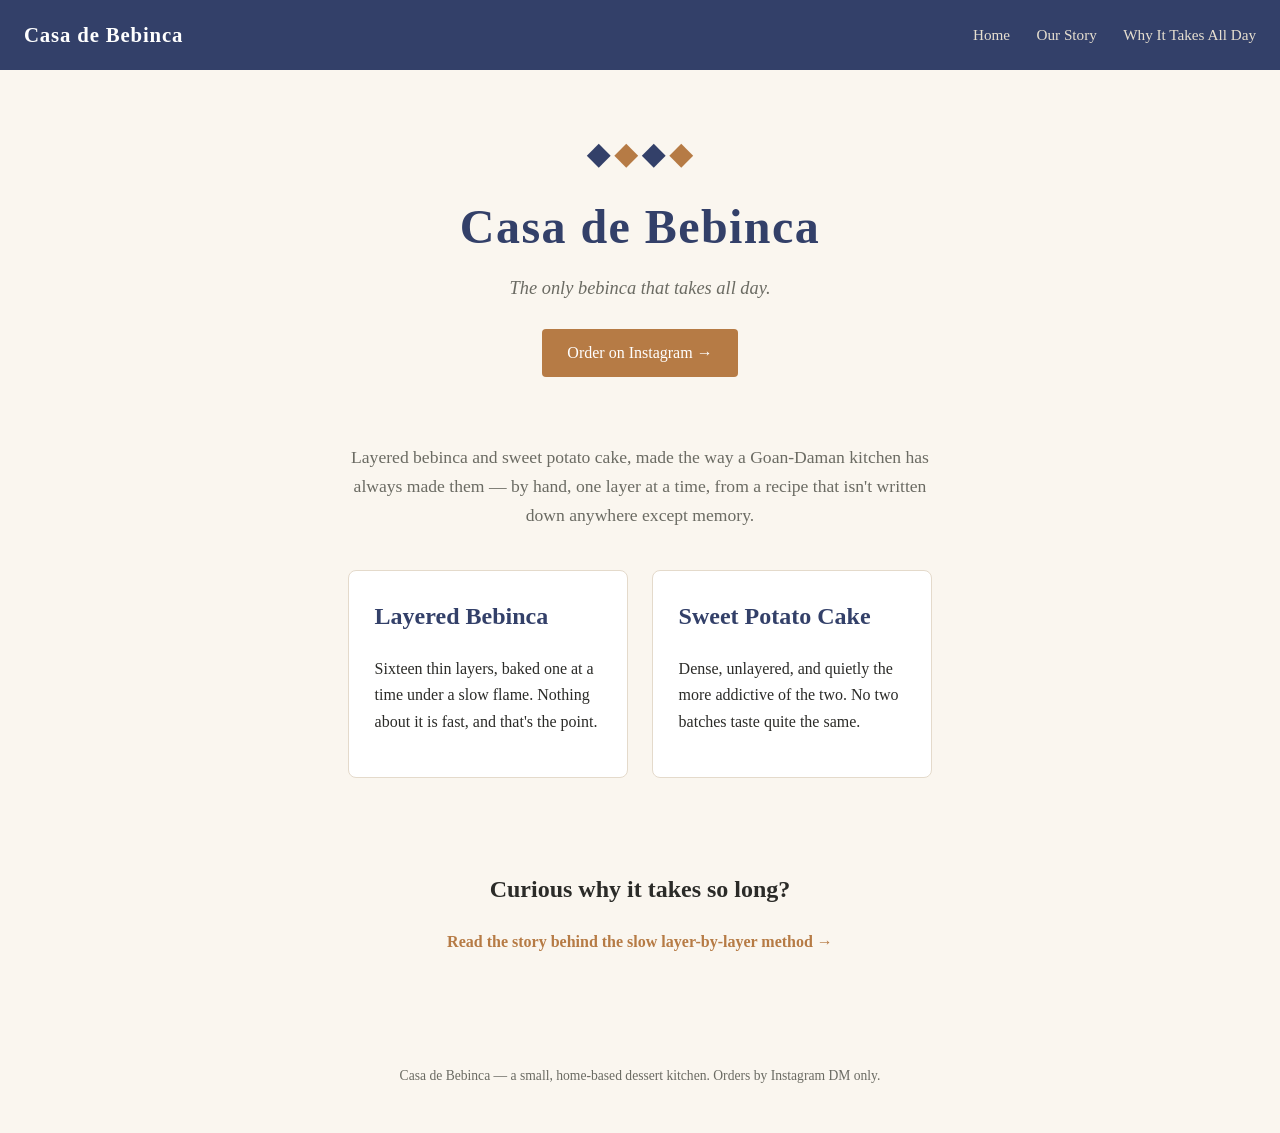
<file: index.html>
<!DOCTYPE html>
<html lang="en">
<meta name="google-site-verification" content="UW4qYhMnpBABL3EJ-x1FW018o53pEYOcQPp5Kg9c2g8" />
<head> 
<meta charset="UTF-8">
<meta name="viewport" content="width=device-width, initial-scale=1.0">

<!--
  ============================================================
  LESSON 1: THE TITLE TAG
  This is the blue clickable link Google shows in search results.
  It's the single most important on-page SEO element on the page.
  Rule of thumb: put the most important words first, keep it under
  ~60 characters, and make every page's title different.
  Learn more: https://developers.google.com/search/docs/fundamentals/seo-starter-guide
  ============================================================
-->
<title>Casa de Bebinca — Traditional Goan Desserts, Made Slow</title>

<!--
  ============================================================
  LESSON 2: THE META DESCRIPTION
  This is the grey summary text under the title in search results.
  It does NOT directly affect ranking — but it affects whether
  someone actually clicks your result over the one above or below
  it. Write it like a tiny advert aimed at a real person, not a
  keyword list.
  ============================================================
-->
<meta name="description" content="Casa de Bebinca makes traditional layered bebinca and sweet potato cake by hand, the slow way — a Goan-Daman family recipe, one order at a time. DM us on Instagram to order.">

<!-- Canonical tag: tells Google this is the "real" version of this exact page,
     which matters once a site has similar URLs (with/without www, ?params, etc.) -->
<link rel="canonical" href="https://YOUR-USERNAME.github.io/casa-de-bebinca/index.html">

<link rel="icon" href="data:image/svg+xml,<svg xmlns=%22http://www.w3.org/2000/svg%22 viewBox=%220 0 100 100%22><text y=%22.9em%22 font-size=%2290%22>🍮</text></svg>">
<link rel="stylesheet" href="style.css">

<!--
  ============================================================
  LESSON 3: SCHEMA MARKUP (structured data)
  This is a block of code Google reads but humans never see. It
  tells Google exactly what kind of business this is, in a format
  it can slot straight into rich search results (like the little
  info box you see for local businesses). This is the technical
  version of the "Google Business Profile" concept from the ROC
  Homes work — same principle, applied in code.
  Learn more: https://developers.google.com/search/docs/appearance/structured-data/local-business
  ============================================================
-->
<script type="application/ld+json">
{
  "@context": "https://schema.org",
  "@type": "Bakery",
  "name": "Casa de Bebinca",
  "description": "Traditional Goan-Daman layered bebinca and sweet potato cake, made by hand.",
  "url": "https://YOUR-USERNAME.github.io/casa-de-bebinca/",
  "sameAs": ["https://instagram.com/YOUR-INSTAGRAM-HANDLE"],
  "servesCuisine": "Goan"
}
</script>
</head>
<body>

<nav class="site-nav">
  <a href="index.html" class="brand">Casa de Bebinca</a>
  <div class="nav-links">
    <a href="index.html">Home</a>
    <a href="about.html">Our Story</a>
    <a href="blog-bebinca-tradition.html">Why It Takes All Day</a>
  </div>
</nav>

<header class="hero">
  <!--
    LESSON 4: THE H1 TAG
    Every page needs exactly one H1 — think of it as the page's real
    headline, separate from the browser-tab title above. Google uses
    it as a strong signal for what the page is actually about.
  -->
  <!--
    Note from Claude: this is a placeholder mark, not your actual logo file.
    Your real logo (a diamond pattern in navy #334069 and copper #B67B45)
    was made in an earlier session and its image file isn't accessible to
    me here — only these notes describing it. Upload the original SVG/PNG
    and I'll drop it in exactly, or keep this if it's close enough.
  -->
  <svg class="diamond-mark" viewBox="0 0 120 30" xmlns="http://www.w3.org/2000/svg" aria-hidden="true">
    <polygon points="15,2 28,15 15,28 2,15" fill="#334069"/>
    <polygon points="45,2 58,15 45,28 32,15" fill="#B67B45"/>
    <polygon points="75,2 88,15 75,28 62,15" fill="#334069"/>
    <polygon points="105,2 118,15 105,28 92,15" fill="#B67B45"/>
  </svg>
  <h1>Casa de Bebinca</h1>
  <p class="tagline">The only bebinca that takes all day.</p>
  <a href="https://instagram.com/YOUR-INSTAGRAM-HANDLE" class="cta">Order on Instagram →</a>
</header>

<main>
  <section class="intro">
    <p>Layered bebinca and sweet potato cake, made the way a Goan-Daman
    kitchen has always made them — by hand, one layer at a time, from a
    recipe that isn't written down anywhere except memory.</p>
  </section>

  <!--
    LESSON 5: "SUITABLE PAGES" / CONTENT STRUCTURE
    Notice this site has three separate pages, not one giant page:
    - Home (this page): who we are, what we sell, how to order
    - About: the trust-building story
    - Blog post: answers a real question someone searches, before
      they've even heard of Casa de Bebinca
    Each page targets a different kind of search intent. That's the
    same "funnel stage" thinking from the ROC Homes strategy —
    transactional vs. informational — applied here.
  -->
  <section class="products">
    <div class="product-card">
      <h2>Layered Bebinca</h2>
      <p>Sixteen thin layers, baked one at a time under a slow flame.
      Nothing about it is fast, and that's the point.</p>
    </div>
    <div class="product-card">
      <h2>Sweet Potato Cake</h2>
      <p>Dense, unlayered, and quietly the more addictive of the two.
      No two batches taste quite the same.</p>
    </div>
  </section>

  <section class="learn-more">
    <h2>Curious why it takes so long?</h2>
    <p><a href="blog-bebinca-tradition.html">Read the story behind the slow layer-by-layer method →</a></p>
  </section>
</main>

<footer>
  <p>Casa de Bebinca — a small, home-based dessert kitchen. Orders by Instagram DM only.</p>
</footer>

</body>
</html>
</file>
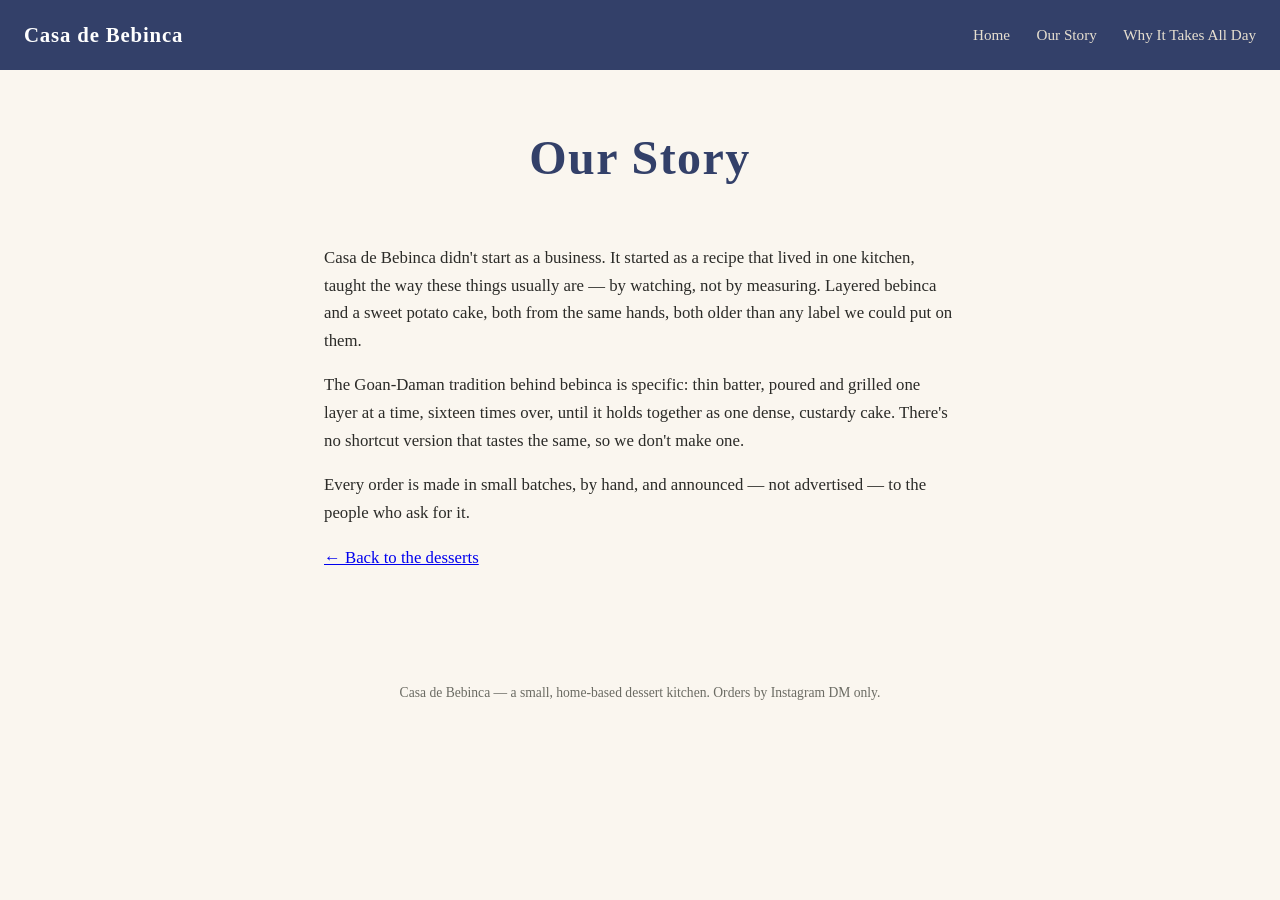
<file: about.html>
<!DOCTYPE html>
<html lang="en">
<head><meta name="google-site-verification" content="UW4qYhMnpBABL3EJ-x1FW018o53pEYOcQPp5Kg9c2g8" />
<meta charset="UTF-8">
<meta name="viewport" content="width=device-width, initial-scale=1.0">

<!-- Every page gets its OWN title and description — never copy the homepage's.
     This one targets someone checking "is this a real business" before they buy. -->
<title>Our Story — Casa de Bebinca Goan Desserts</title>
<meta name="description" content="Casa de Bebinca began with one family recipe: a hand-layered bebinca passed down for generations in Goa. Read the story behind every order.">
<link rel="canonical" href="https://YOUR-USERNAME.github.io/casa-de-bebinca/about.html">
<link rel="icon" href="data:image/svg+xml,<svg xmlns=%22http://www.w3.org/2000/svg%22 viewBox=%220 0 100 100%22><text y=%22.9em%22 font-size=%2290%22>🍮</text></svg>">
<link rel="stylesheet" href="style.css">
</head>
<body>

<nav class="site-nav">
  <a href="index.html" class="brand">Casa de Bebinca</a>
  <div class="nav-links">
    <a href="index.html">Home</a>
    <a href="about.html">Our Story</a>
    <a href="blog-bebinca-tradition.html">Why It Takes All Day</a>
  </div>
</nav>

<header class="hero hero--small">
  <h1>Our Story</h1>
</header>

<main class="prose">
  <p>Casa de Bebinca didn't start as a business. It started as a recipe that lived
  in one kitchen, taught the way these things usually are — by watching,
  not by measuring. Layered bebinca and a sweet potato cake, both from
  the same hands, both older than any label we could put on them.</p>

  <p>The Goan-Daman tradition behind bebinca is specific: thin batter,
  poured and grilled one layer at a time, sixteen times over, until it
  holds together as one dense, custardy cake. There's no shortcut version
  that tastes the same, so we don't make one.</p>

  <p>Every order is made in small batches, by hand, and announced — not
  advertised — to the people who ask for it.</p>

  <!-- Internal link: sends a visitor who's now convinced to the ordering path. -->
  <p><a href="index.html">← Back to the desserts</a></p>
</main>

<footer>
  <p>Casa de Bebinca — a small, home-based dessert kitchen. Orders by Instagram DM only.</p>
</footer>

</body>
</html>
</file>
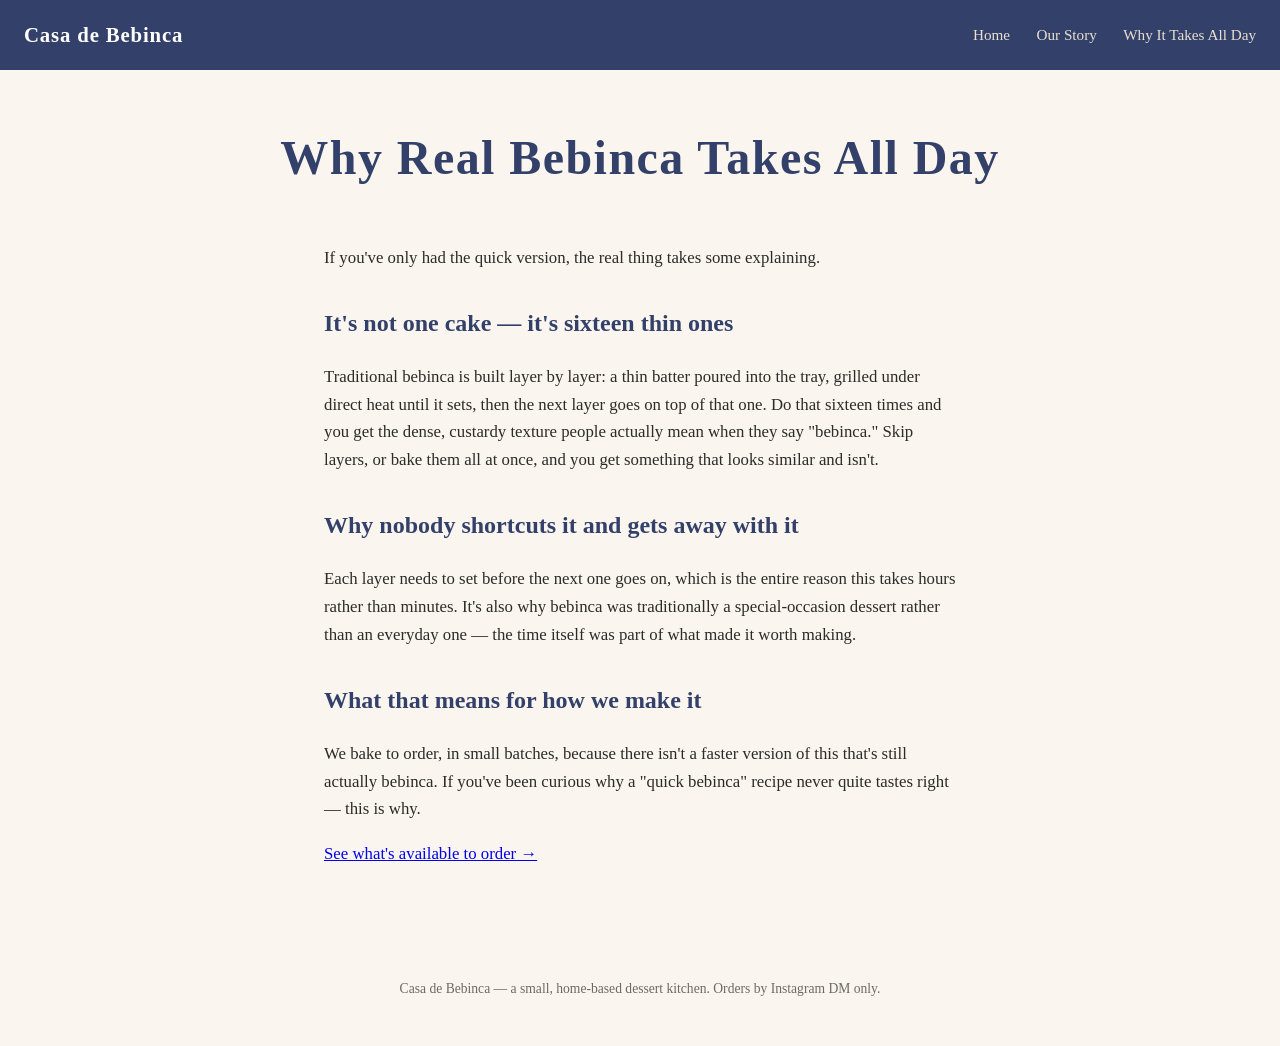
<file: blog-bebinca-tradition.html>
<!DOCTYPE html>
<html lang="en">
<head>
<meta charset="UTF-8">
<meta name="viewport" content="width=device-width, initial-scale=1.0">

<!--
  ============================================================
  LESSON 6: TARGET KEYWORD + CONTENT TOPIC
  This page exists to answer ONE real question people type into
  Google — not to sell directly. That question is the "target
  keyword": something like "why does bebinca take so long" or
  "how is bebinca made".

  Nobody searches "buy bebinca Casa de Bebinca" before they've heard of us —
  but plenty of people search the question this page answers. This
  page earns the visit; the Home and About pages earn the sale.
  That's the exact same logic behind the "Extend or Move?" content
  idea in the ROC Homes strategy: answer the question first, sell
  second.
  ============================================================
-->
<title>Why Does Real Bebinca Take All Day to Make?</title>
<meta name="description" content="Real Goan bebinca is baked layer by layer, by hand — here's why that slow process is what makes it taste the way it does, and why most 'quick' versions skip it.">
<link rel="canonical" href="https://YOUR-USERNAME.github.io/casa-de-bebinca/blog-bebinca-tradition.html">
<link rel="icon" href="data:image/svg+xml,<svg xmlns=%22http://www.w3.org/2000/svg%22 viewBox=%220 0 100 100%22><text y=%22.9em%22 font-size=%2290%22>🍮</text></svg>">
<link rel="stylesheet" href="style.css">
</head>
<body>

<nav class="site-nav">
  <a href="index.html" class="brand">Casa de Bebinca</a>
  <div class="nav-links">
    <a href="index.html">Home</a>
    <a href="about.html">Our Story</a>
    <a href="blog-bebinca-tradition.html">Why It Takes All Day</a>
  </div>
</nav>

<header class="hero hero--small">
  <h1>Why Real Bebinca Takes All Day</h1>
</header>

<main class="prose">
  <!--
    LESSON 7: HEADING STRUCTURE (H1 → H2 → H3)
    One H1 per page (the title above). Then H2s break the page into
    real sections. This isn't just for looks — it's how Google
    (and screen readers) understand the page's structure at a glance.
  -->
  <p>If you've only had the quick version, the real thing takes some
  explaining.</p>

  <h2>It's not one cake — it's sixteen thin ones</h2>
  <p>Traditional bebinca is built layer by layer: a thin batter poured
  into the tray, grilled under direct heat until it sets, then the next
  layer goes on top of that one. Do that sixteen times and you get the
  dense, custardy texture people actually mean when they say "bebinca."
  Skip layers, or bake them all at once, and you get something that
  looks similar and isn't.</p>

  <h2>Why nobody shortcuts it and gets away with it</h2>
  <p>Each layer needs to set before the next one goes on, which is the
  entire reason this takes hours rather than minutes. It's also why
  bebinca was traditionally a special-occasion dessert rather than an
  everyday one — the time itself was part of what made it worth making.</p>

  <h2>What that means for how we make it</h2>
  <p>We bake to order, in small batches, because there isn't a faster
  version of this that's still actually bebinca. If you've been curious
  why a "quick bebinca" recipe never quite tastes right — this is why.</p>

  <p><a href="index.html">See what's available to order →</a></p>
</main>

<footer>
  <p>Casa de Bebinca — a small, home-based dessert kitchen. Orders by Instagram DM only.</p>
</footer>

</body>
</html>
</file>
<file: style.css>
/* BIBI brand colors — pulled from the actual logo work already done:
   navy #334069, copper #B67B45 */

:root {
  --navy: #334069;
  --copper: #B67B45;
  --cream: #FAF6EF;
  --text: #2B2B28;
  --muted: #6B6B63;
}

* { box-sizing: border-box; }

body {
  margin: 0;
  background: var(--cream);
  color: var(--text);
  font-family: Georgia, 'Times New Roman', serif;
  line-height: 1.65;
}

.site-nav {
  display: flex;
  justify-content: space-between;
  align-items: center;
  padding: 1.1rem 1.5rem;
  background: var(--navy);
}
.site-nav .brand {
  color: #fff;
  font-size: 1.3rem;
  font-weight: bold;
  text-decoration: none;
  letter-spacing: 0.04em;
}
.nav-links a {
  color: #E7DFD0;
  text-decoration: none;
  margin-left: 1.4rem;
  font-size: 0.95rem;
}
.nav-links a:hover { color: var(--copper); }

.hero {
  text-align: center;
  padding: 4.5rem 1.5rem 3rem;
}
.hero--small { padding: 3rem 1.5rem 1.5rem; }
.diamond-mark { width: 110px; height: auto; margin-bottom: 0.6rem; }
.hero h1 {
  font-size: 3rem;
  margin: 0 0 0.4rem;
  color: var(--navy);
  letter-spacing: 0.03em;
}
.hero .tagline {
  font-size: 1.15rem;
  color: var(--muted);
  font-style: italic;
  margin: 0 0 1.6rem;
}
.cta {
  display: inline-block;
  background: var(--copper);
  color: #fff;
  padding: 0.7rem 1.6rem;
  border-radius: 4px;
  text-decoration: none;
  font-family: Georgia, serif;
}

main { max-width: 680px; margin: 0 auto; padding: 0 1.5rem 3rem; }
.prose p { font-size: 1.05rem; }
.prose h2 { color: var(--navy); margin-top: 2rem; }

.intro { max-width: 680px; margin: 0 auto; padding: 0 1.5rem; text-align: center; }
.intro p { font-size: 1.1rem; color: var(--muted); }

.products {
  display: flex;
  gap: 1.5rem;
  max-width: 780px;
  margin: 2.5rem auto;
  padding: 0 1.5rem;
  flex-wrap: wrap;
  justify-content: center;
}
.product-card {
  background: #fff;
  border: 1px solid #E4DACB;
  border-radius: 8px;
  padding: 1.6rem;
  flex: 1 1 260px;
}
.product-card h2 { color: var(--navy); margin-top: 0; }

.learn-more {
  text-align: center;
  padding: 2rem 1.5rem 0;
}
.learn-more a { color: var(--copper); font-weight: bold; text-decoration: none; }

footer {
  text-align: center;
  color: var(--muted);
  font-size: 0.85rem;
  padding: 2rem 1.5rem;
}
</file>
